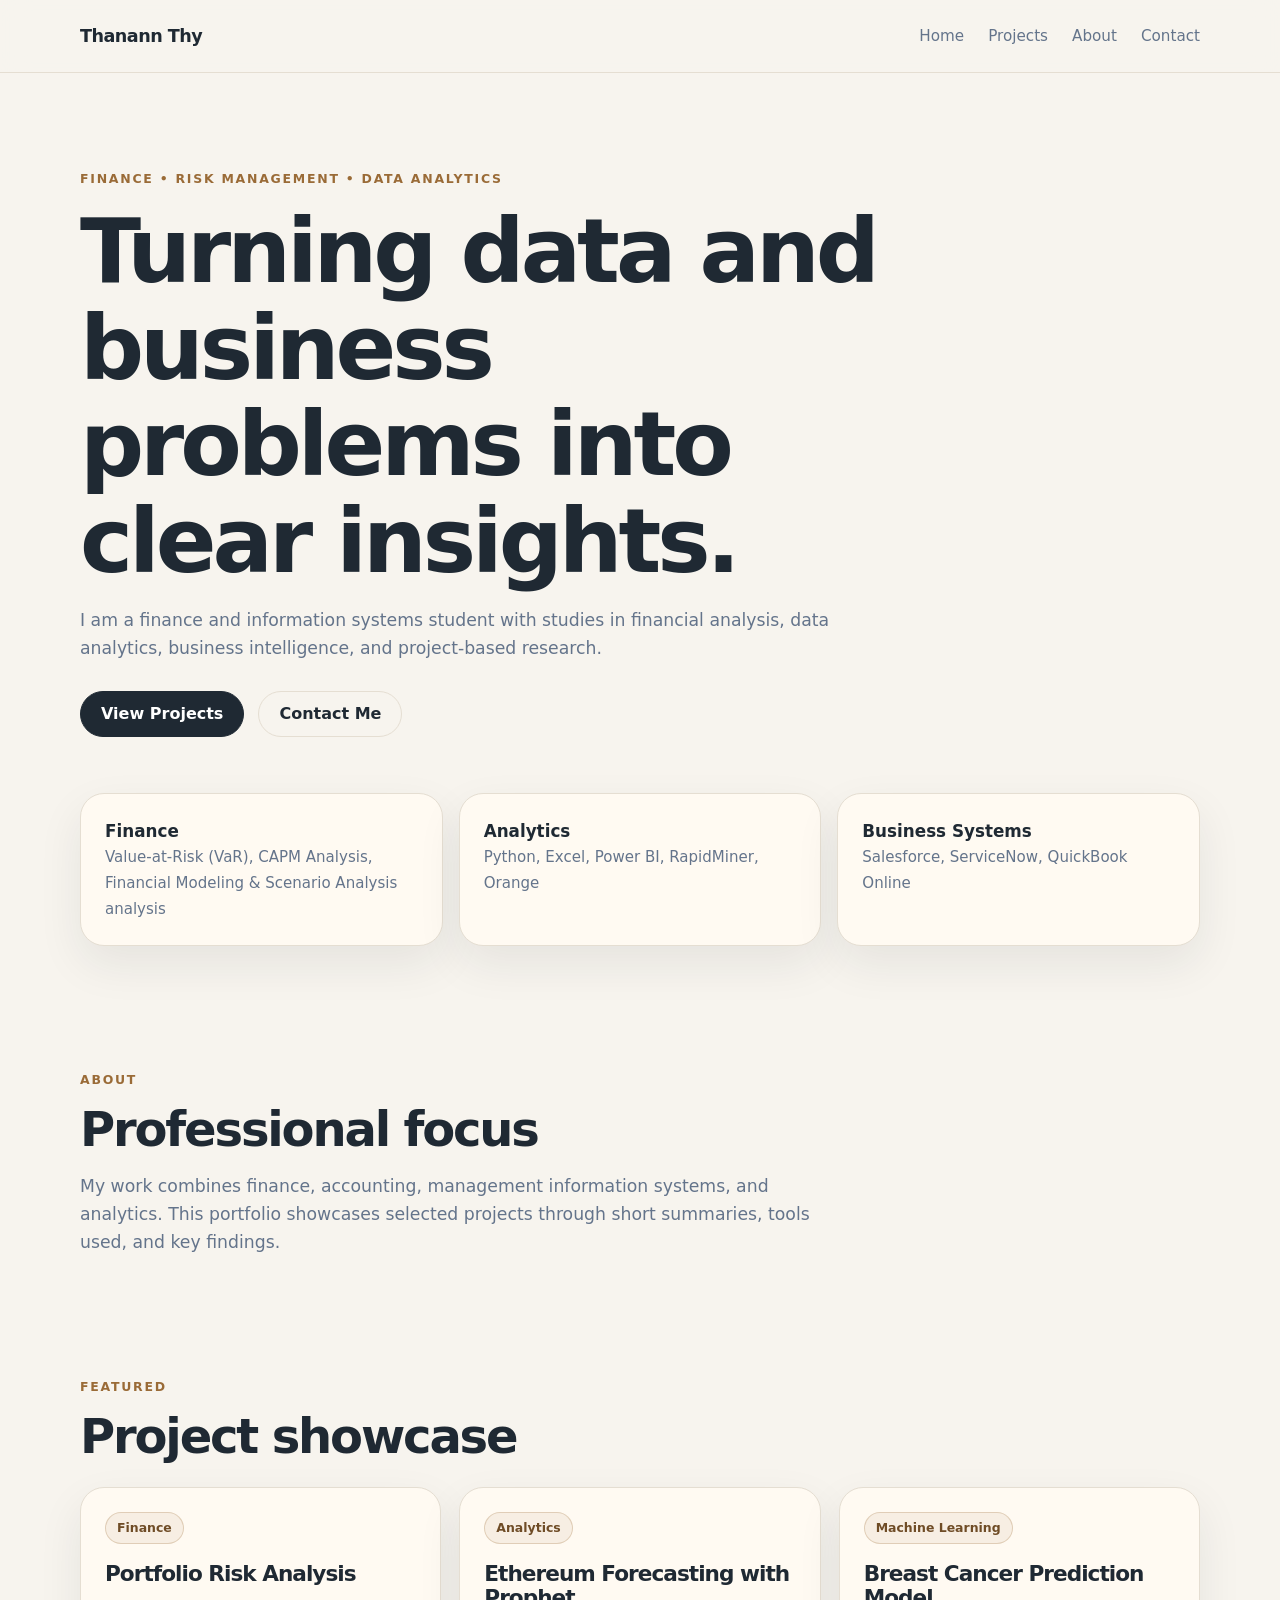
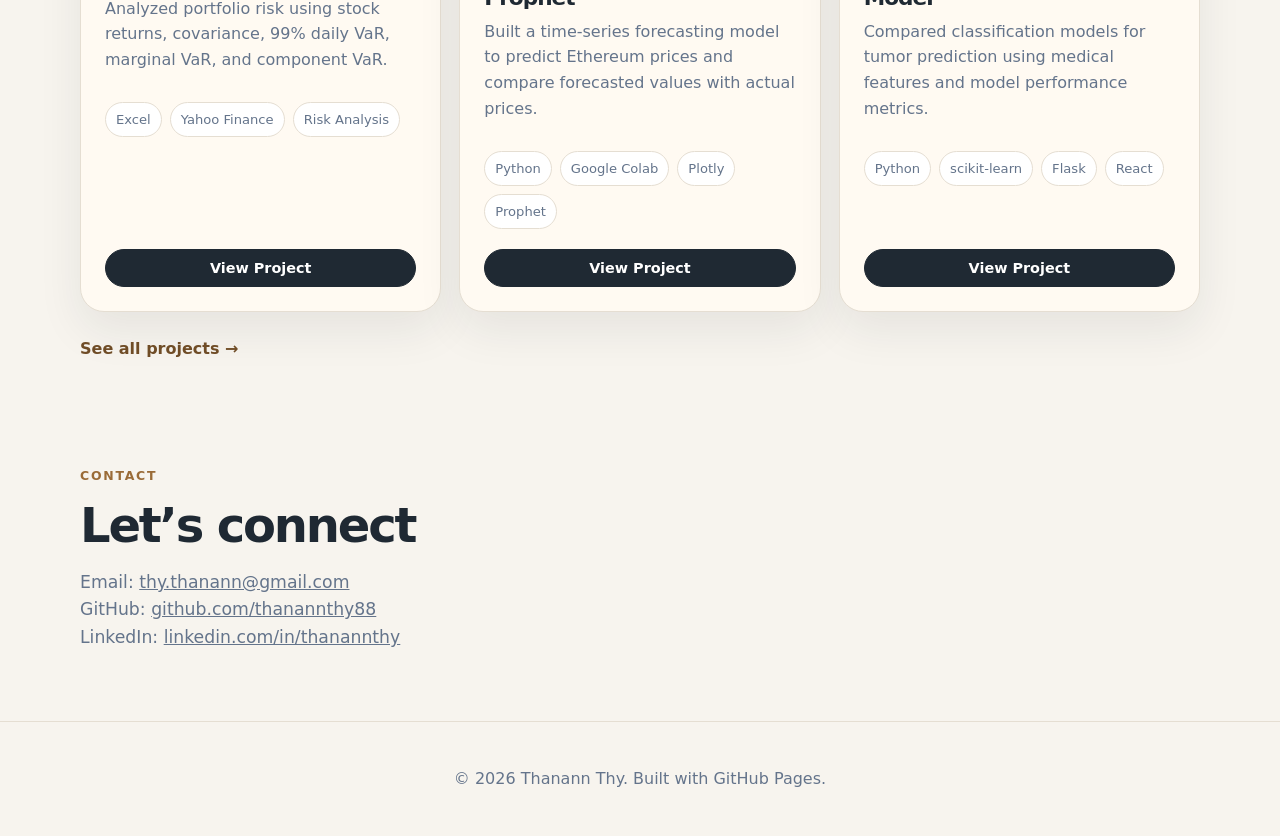
<file: index.html>
<!DOCTYPE html>
<html lang="en">
<head>
  <meta charset="UTF-8" />
  <meta name="viewport" content="width=device-width, initial-scale=1.0" />
  <title>Thanann Thy | Finance & Analytics Portfolio</title>
  <link rel="stylesheet" href="css/style.css" />
</head>
<body>
  <header class="site-header">
    <nav class="nav container">
      <a href="index.html" class="logo">Thanann Thy</a>
      <div class="nav-links">
        <a href="index.html">Home</a>
        <a href="projects.html">Projects</a>
        <a href="#about">About</a>
        <a href="#contact">Contact</a>
      </div>
    </nav>
  </header>

  <main>
    <section class="hero container">
      <p class="eyebrow">Finance • Risk Management • Data Analytics</p>
      <h1>Turning data and business problems into clear insights.</h1>
      <p class="hero-text">
        I am a finance and information systems student with studies in financial analysis,
        data analytics, business intelligence, and project-based research.
      </p>
      <div class="hero-actions">
        <a class="btn primary" href="projects.html">View Projects</a>
        <a class="btn secondary" href="#contact">Contact Me</a>
      </div>
    </section>

    <section class="stats container">
      <div>
        <strong>Finance</strong>
        <span>Value-at-Risk (VaR), CAPM Analysis, Financial Modeling & Scenario Analysis analysis</span>
      </div>
      <div>
        <strong>Analytics</strong>
        <span>Python, Excel, Power BI, RapidMiner, Orange</span>
      </div>
      <div>
        <strong>Business Systems</strong>
        <span>Salesforce, ServiceNow, QuickBook Online</span>
      </div>
    </section>

    <section class="section container" id="about">
      <div class="section-header">
        <p class="eyebrow">About</p>
        <h2>Professional focus</h2>
      </div>
      <p class="wide-text">
        My work combines finance, accounting, management information systems, and analytics.
        This portfolio showcases selected projects through short summaries, tools used, and key findings.
      </p>
    </section>

    <section class="section container featured">
      <div class="section-header">
        <p class="eyebrow">Featured</p>
        <h2>Project showcase</h2>
      </div>
      <div id="featured-projects" class="project-grid"></div>
      <a class="text-link" href="projects.html">See all projects →</a>
    </section>

    <section class="section container" id="contact">
      <div class="section-header">
        <p class="eyebrow">Contact</p>
        <h2>Let’s connect</h2>
      </div>
      <p class="wide-text">
        Email: <a href="mailto:thy.thanann@gmail.com">thy.thanann@gmail.com</a><br />
        GitHub: <a href="https://github.com/thanannthy88" target="_blank" rel="noopener">github.com/thanannthy88</a><br />
        LinkedIn: <a href="https://www.linkedin.com/in/thanannthy/" target="_blank" rel="noopener">linkedin.com/in/thanannthy</a>
      </p>
    </section>
  </main>

  <footer class="footer">
    <p>© <span id="year"></span> Thanann Thy. Built with GitHub Pages.</p>
  </footer>

  <script src="js/projects.js"></script>
  <script src="js/main.js"></script>
</body>
</html>
</file>
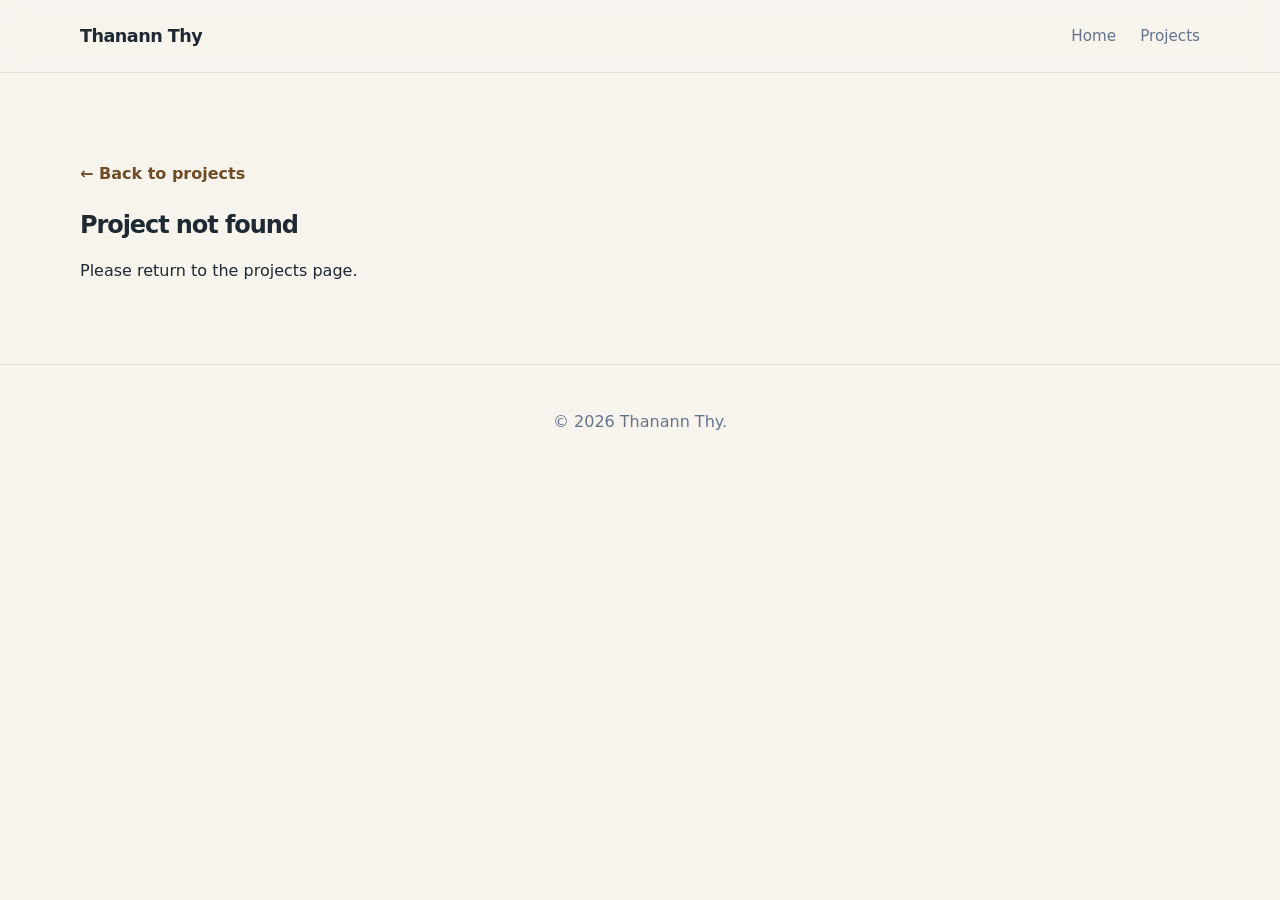
<file: project.html>
<!DOCTYPE html>
<html lang="en">
<head>
  <meta charset="UTF-8" />
  <meta name="viewport" content="width=device-width, initial-scale=1.0" />
  <title>Project Detail | Thanann Thy</title>
  <link rel="stylesheet" href="css/style.css" />
</head>
<body>
  <header class="site-header">
    <nav class="nav container">
      <a href="index.html" class="logo">Thanann Thy</a>
      <div class="nav-links">
        <a href="index.html">Home</a>
        <a href="projects.html">Projects</a>
      </div>
    </nav>
  </header>

  <main class="container page-top">
    <a class="text-link" href="projects.html">← Back to projects</a>
    <section id="project-detail" class="project-detail"></section>
  </main>

  <footer class="footer">
    <p>© <span id="year"></span> Thanann Thy.</p>
  </footer>

  <script src="js/projects.js"></script>
  <script src="js/main.js"></script>
</body>
</html>
</file>
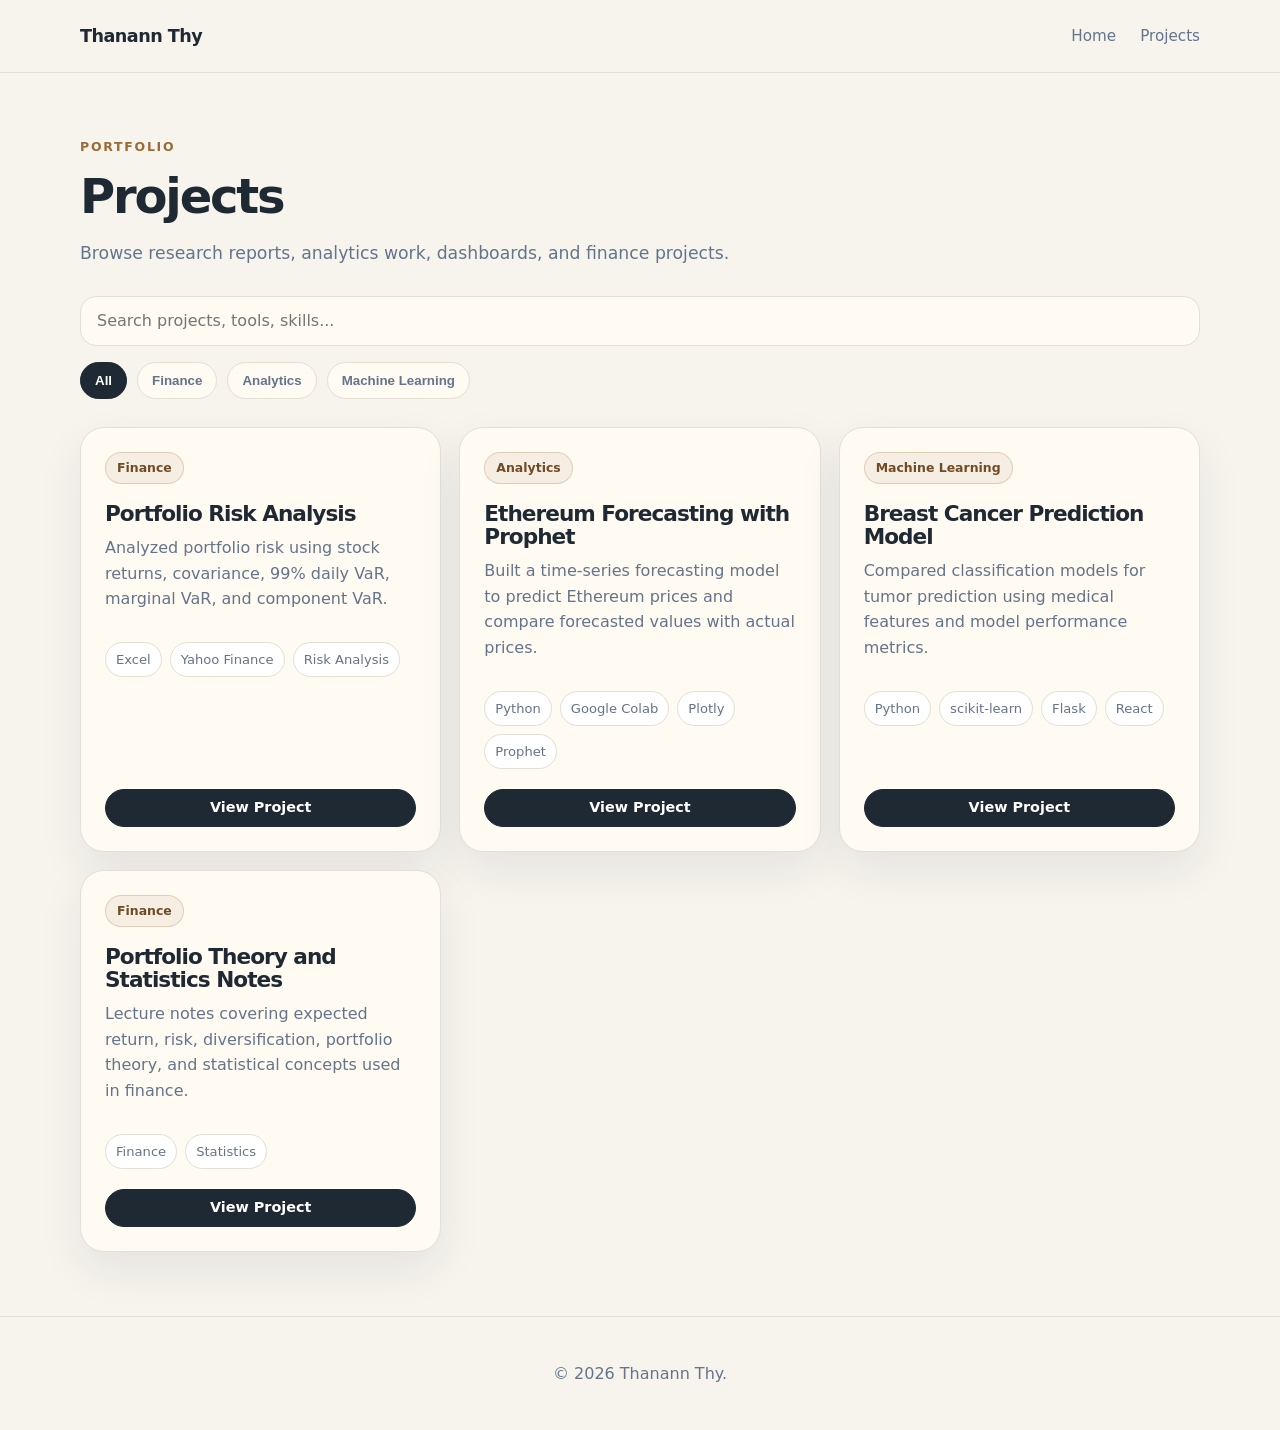
<file: projects.html>
<!DOCTYPE html>
<html lang="en">
<head>
  <meta charset="UTF-8" />
  <meta name="viewport" content="width=device-width, initial-scale=1.0" />
  <title>Projects | Thanann Thy</title>
  <link rel="stylesheet" href="css/style.css" />
</head>
<body>
  <header class="site-header">
    <nav class="nav container">
      <a href="index.html" class="logo">Thanann Thy</a>
      <div class="nav-links">
        <a href="index.html">Home</a>
        <a href="projects.html">Projects</a>
      </div>
    </nav>
  </header>

  <main class="container page-top">
    <div class="section-header">
      <p class="eyebrow">Portfolio</p>
      <h1>Projects</h1>
      <p class="wide-text">Browse research reports, analytics work, dashboards, and finance projects.</p>
    </div>

    <div class="toolbar">
      <input id="search-input" type="search" placeholder="Search projects, tools, skills..." />
      <div id="category-filters" class="filters"></div>
    </div>

    <div id="project-list" class="project-grid"></div>
  </main>

  <footer class="footer">
    <p>© <span id="year"></span> Thanann Thy.</p>
  </footer>

  <script src="js/projects.js"></script>
  <script src="js/main.js"></script>
</body>
</html>
</file>
<file: css/style.css>
:root {
  --bg: #f7f4ee;
  --surface: #fffaf2;
  --surface-strong: #ffffff;
  --text: #1f2933;
  --muted: #64748b;
  --line: #e5ded2;
  --accent: #9a6b37;
  --accent-dark: #6f4c26;
  --shadow: 0 18px 45px rgba(31, 41, 51, 0.08);
}

* { box-sizing: border-box; }

body {
  margin: 0;
  font-family: Inter, ui-sans-serif, system-ui, -apple-system, BlinkMacSystemFont, "Segoe UI", sans-serif;
  background: var(--bg);
  color: var(--text);
  line-height: 1.6;
}

a { color: inherit; }

.container {
  width: min(1120px, calc(100% - 40px));
  margin: 0 auto;
}

.site-header {
  position: sticky;
  top: 0;
  z-index: 10;
  background: rgba(247, 244, 238, 0.9);
  backdrop-filter: blur(14px);
  border-bottom: 1px solid var(--line);
}

.nav {
  height: 72px;
  display: flex;
  align-items: center;
  justify-content: space-between;
}

.logo {
  text-decoration: none;
  font-weight: 800;
  letter-spacing: -0.03em;
  font-size: 1.1rem;
}

.nav-links {
  display: flex;
  gap: 24px;
  font-size: 0.95rem;
}

.nav-links a {
  text-decoration: none;
  color: var(--muted);
}

.nav-links a:hover { color: var(--text); }

.hero {
  padding: 96px 0 56px;
}

.eyebrow {
  color: var(--accent);
  text-transform: uppercase;
  letter-spacing: 0.14em;
  font-size: 0.78rem;
  font-weight: 800;
  margin: 0 0 14px;
}

h1, h2, h3 { line-height: 1.08; letter-spacing: -0.045em; }

.hero h1 {
  max-width: 850px;
  font-size: clamp(2.55rem, 7vw, 5.6rem);
  margin: 0;
}

.hero-text, .wide-text {
  max-width: 760px;
  color: var(--muted);
  font-size: 1.08rem;
}

.hero-actions { display: flex; gap: 14px; margin-top: 28px; flex-wrap: wrap; }

.btn {
  display: inline-flex;
  align-items: center;
  justify-content: center;
  min-height: 46px;
  padding: 0 20px;
  border-radius: 999px;
  text-decoration: none;
  font-weight: 700;
  border: 1px solid var(--line);
}

.btn.primary, .btn.small {
  background: var(--text);
  color: white;
  border-color: var(--text);
}

.btn.secondary { background: transparent; color: var(--text); }

.btn.small {
  min-height: 38px;
  padding: 0 16px;
  font-size: 0.9rem;
  margin-top: auto;
}

.stats {
  display: grid;
  grid-template-columns: repeat(3, 1fr);
  gap: 16px;
  margin-bottom: 72px;
}

.stats div, .project-card, .detail-panel {
  background: var(--surface);
  border: 1px solid var(--line);
  border-radius: 24px;
  box-shadow: var(--shadow);
}

.stats div { padding: 24px; }
.stats strong { display: block; font-size: 1.05rem; }
.stats span { color: var(--muted); font-size: 0.94rem; }

.section { padding: 52px 0; }
.section-header h1, .section-header h2 { margin: 0; font-size: clamp(2rem, 4vw, 3rem); }

.project-grid {
  display: grid;
  grid-template-columns: repeat(3, 1fr);
  gap: 18px;
  margin-top: 24px;
}

.project-card {
  min-height: 320px;
  padding: 24px;
  display: flex;
  flex-direction: column;
}

.project-card h3 { margin: 18px 0 10px; font-size: 1.35rem; }
.project-card p { color: var(--muted); margin-top: 0; }

.tag {
  display: inline-flex;
  width: fit-content;
  border: 1px solid rgba(154, 107, 55, 0.25);
  color: var(--accent-dark);
  background: rgba(154, 107, 55, 0.08);
  border-radius: 999px;
  padding: 5px 11px;
  font-size: 0.78rem;
  font-weight: 800;
}

.chips { display: flex; flex-wrap: wrap; gap: 8px; margin: 14px 0 20px; }
.chips span {
  background: var(--surface-strong);
  border: 1px solid var(--line);
  color: var(--muted);
  padding: 6px 10px;
  border-radius: 999px;
  font-size: 0.82rem;
}

.text-link { display: inline-block; margin-top: 24px; color: var(--accent-dark); font-weight: 800; text-decoration: none; }

.page-top { padding: 64px 0; }

.toolbar { display: flex; flex-direction: column; gap: 16px; margin: 28px 0; }

input[type="search"] {
  width: 100%;
  min-height: 50px;
  border: 1px solid var(--line);
  border-radius: 16px;
  background: var(--surface);
  padding: 0 16px;
  font: inherit;
}

.filters { display: flex; flex-wrap: wrap; gap: 10px; }
.filter-btn {
  border: 1px solid var(--line);
  background: var(--surface);
  padding: 10px 14px;
  border-radius: 999px;
  cursor: pointer;
  font-weight: 700;
  color: var(--muted);
}
.filter-btn.active { background: var(--text); color: white; border-color: var(--text); }

.project-detail { margin-top: 26px; }
.detail-header { margin-bottom: 28px; }
.detail-header h1 { font-size: clamp(2.2rem, 5vw, 4.5rem); margin: 18px 0 12px; }
.detail-header p { max-width: 850px; color: var(--muted); font-size: 1.1rem; }
.detail-grid { display: grid; grid-template-columns: repeat(2, 1fr); gap: 18px; }
.detail-panel { padding: 24px; margin-bottom: 18px; }
.detail-panel h2 { margin-top: 0; font-size: 1.4rem; }
.detail-panel li { margin-bottom: 8px; color: var(--muted); }
.pdf-header { display: flex; justify-content: space-between; gap: 14px; align-items: center; }
.pdf-viewer {
  width: 100%;
  height: 720px;
  border: 1px solid var(--line);
  border-radius: 18px;
  background: white;
}
.note, .empty { color: var(--muted); }

.footer {
  border-top: 1px solid var(--line);
  padding: 28px 20px;
  text-align: center;
  color: var(--muted);
}

@media (max-width: 840px) {
  .stats, .project-grid, .detail-grid { grid-template-columns: 1fr; }
  .hero { padding-top: 64px; }
  .nav { height: auto; padding: 18px 0; gap: 12px; align-items: flex-start; flex-direction: column; }
  .pdf-viewer { height: 520px; }
}
</file>
